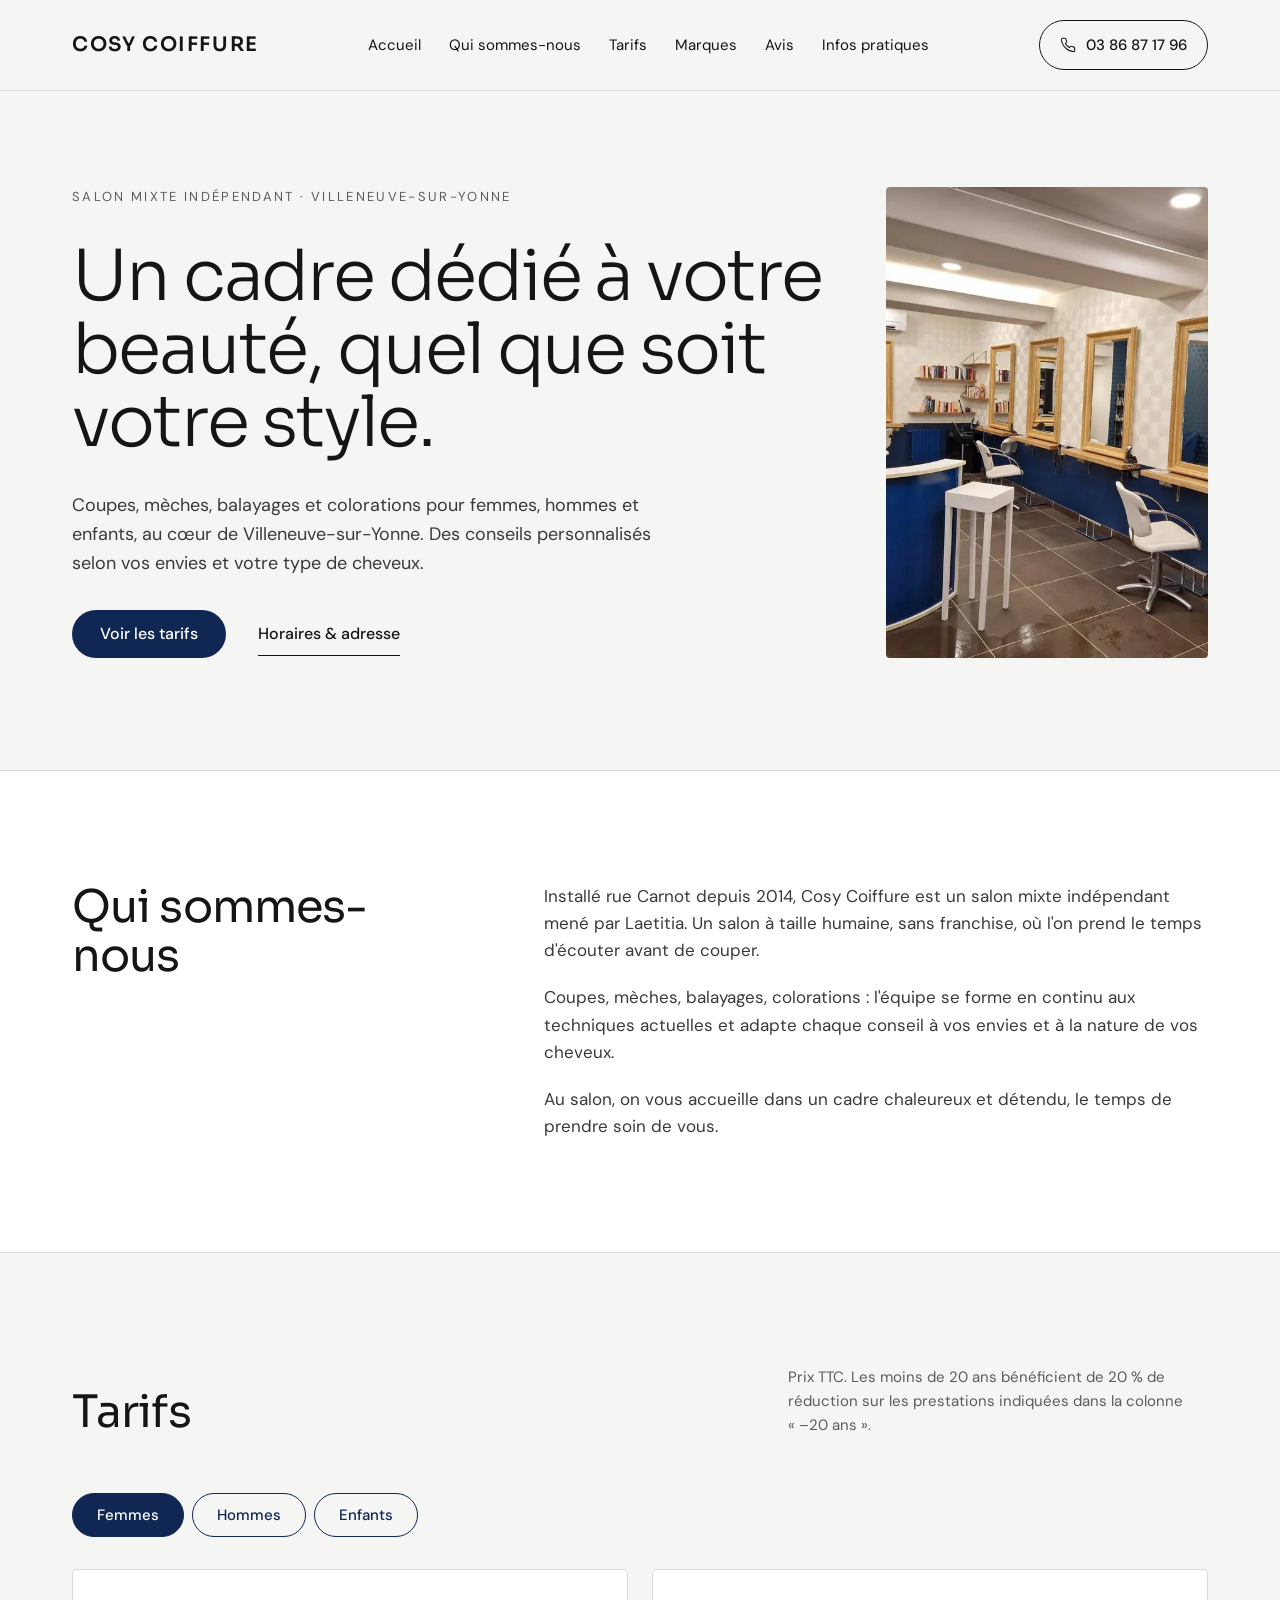
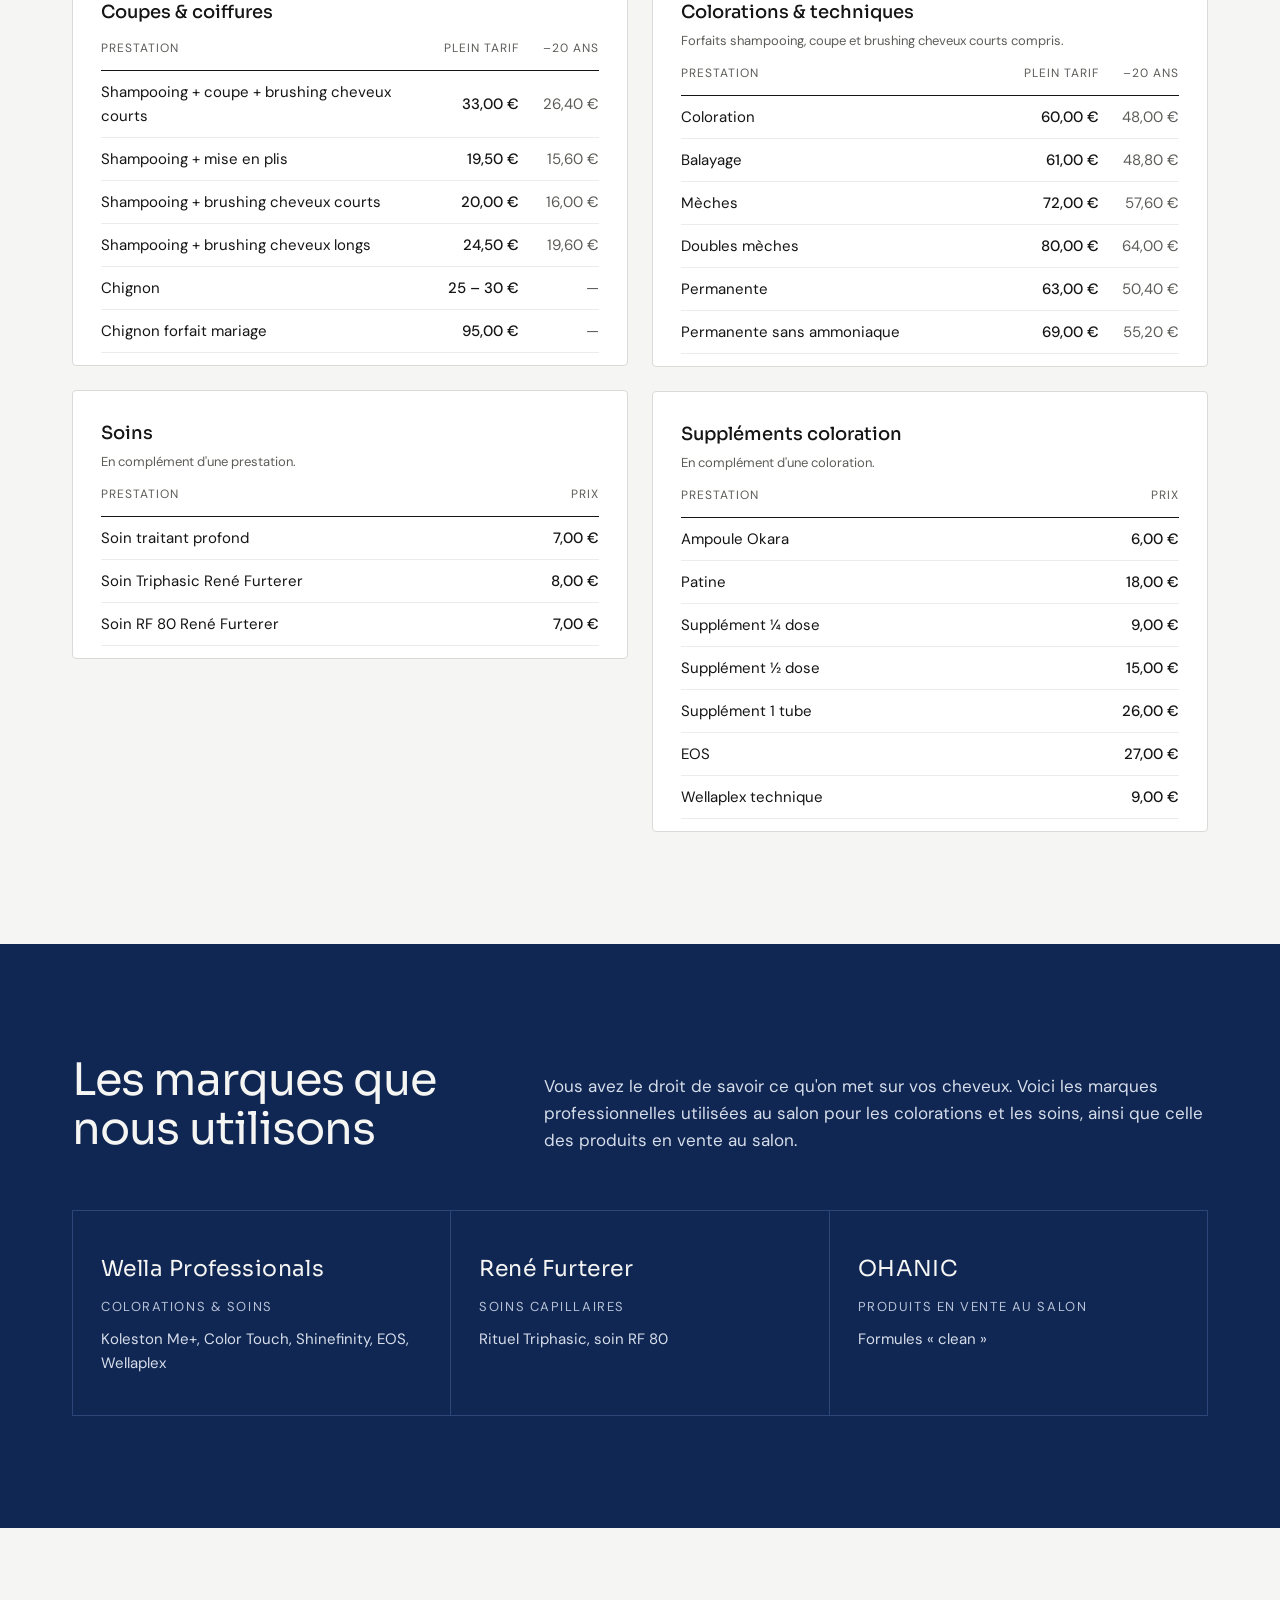
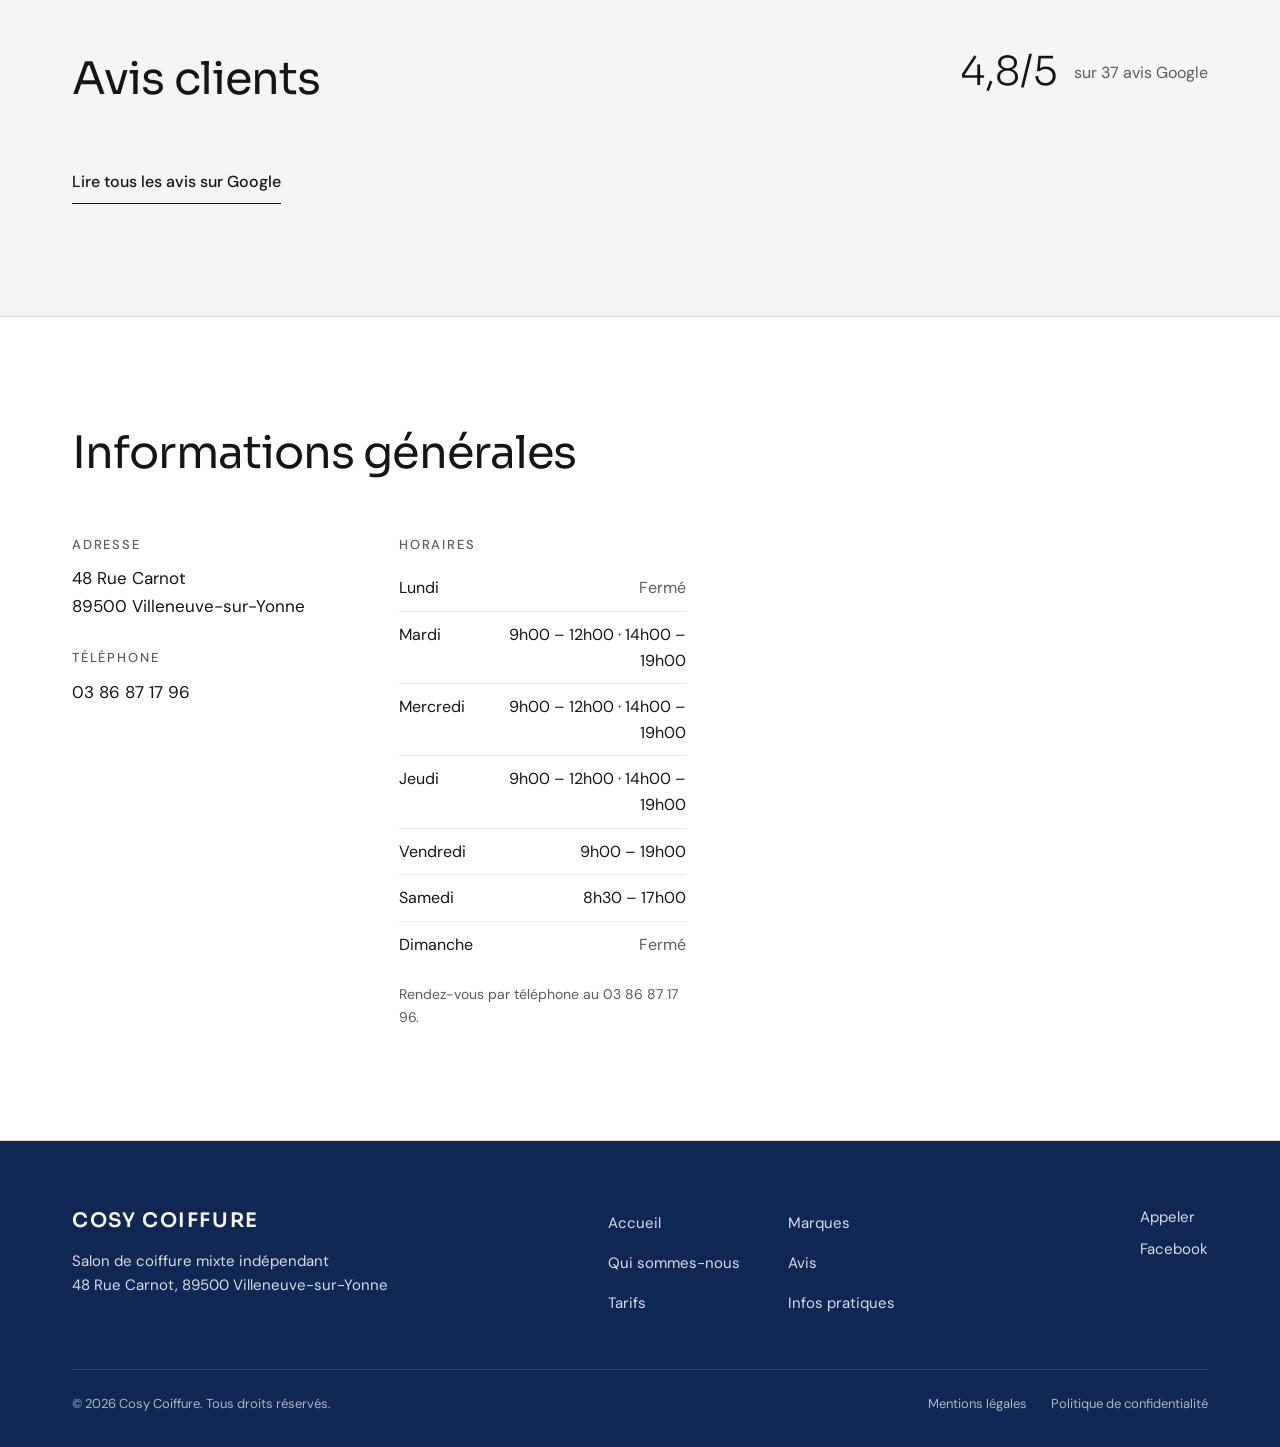
<file: index.html>
<!doctype html>
<html lang="fr">
<head>
  <meta charset="utf-8">
  <meta name="viewport" content="width=device-width, initial-scale=1">
  <title>Cosy Coiffure — Coiffeur mixte à Villeneuve-sur-Yonne (89)</title>
  <meta name="description" content="Salon de coiffure mixte au 48 Rue Carnot à Villeneuve-sur-Yonne. Coupes, colorations, mèches, balayages et soins pour femmes, hommes et enfants. Rendez-vous au 03 86 87 17 96.">

  <!-- Adresse du site : https://cosy-coiffure.fr (à modifier aussi dans robots.txt, sitemap.xml et les pages légales en cas de changement) -->
  <link rel="canonical" href="https://cosy-coiffure.fr/">

  <!-- Favicon -->
  <link rel="icon" href="favicon.svg" type="image/svg+xml">
  <link rel="icon" href="favicon-32.png" type="image/png" sizes="32x32">
  <link rel="apple-touch-icon" href="apple-touch-icon.png">
  <meta name="theme-color" content="#102753">

  <!-- Aperçu lors du partage (Facebook, WhatsApp, SMS…) -->
  <meta property="og:type" content="website">
  <meta property="og:locale" content="fr_FR">
  <meta property="og:site_name" content="Cosy Coiffure">
  <meta property="og:title" content="Cosy Coiffure — Coiffeur mixte à Villeneuve-sur-Yonne">
  <meta property="og:description" content="Coupes, colorations, mèches et soins pour femmes, hommes et enfants, au 48 Rue Carnot à Villeneuve-sur-Yonne.">
  <meta property="og:url" content="https://cosy-coiffure.fr/">
  <meta property="og:image" content="https://cosy-coiffure.fr/images/partage.jpg">
  <meta property="og:image:width" content="1200">
  <meta property="og:image:height" content="630">
  <meta property="og:image:alt" content="Intérieur du salon Cosy Coiffure">
  <meta name="twitter:card" content="summary_large_image">

  <!-- Données structurées pour Google (recherche locale) -->
  <script type="application/ld+json">
  {
    "@context": "https://schema.org",
    "@type": "HairSalon",
    "name": "Cosy Coiffure",
    "legalName": "DNL",
    "description": "Salon de coiffure mixte indépendant : coupes, colorations, mèches, balayages et soins pour femmes, hommes et enfants.",
    "url": "https://cosy-coiffure.fr/",
    "image": "https://cosy-coiffure.fr/images/salon.jpg",
    "logo": "https://cosy-coiffure.fr/apple-touch-icon.png",
    "telephone": "+33386871796",
    "priceRange": "€",
    "address": {
      "@type": "PostalAddress",
      "streetAddress": "48 Rue Carnot",
      "postalCode": "89500",
      "addressLocality": "Villeneuve-sur-Yonne",
      "addressRegion": "Bourgogne-Franche-Comté",
      "addressCountry": "FR"
    },
    "openingHoursSpecification": [
      { "@type": "OpeningHoursSpecification", "dayOfWeek": ["Tuesday", "Wednesday", "Thursday"], "opens": "09:00", "closes": "12:00" },
      { "@type": "OpeningHoursSpecification", "dayOfWeek": ["Tuesday", "Wednesday", "Thursday"], "opens": "14:00", "closes": "19:00" },
      { "@type": "OpeningHoursSpecification", "dayOfWeek": "Friday", "opens": "09:00", "closes": "19:00" },
      { "@type": "OpeningHoursSpecification", "dayOfWeek": "Saturday", "opens": "08:30", "closes": "17:00" }
    ],
    "sameAs": ["https://www.facebook.com/CosyCoiffure89500/"]
  }
  </script>

  <!-- Polices affichées au-dessus de la ligne de flottaison : chargées en priorité -->
  <link rel="preload" href="fonts/sora-latin-300-normal.woff2" as="font" type="font/woff2" crossorigin>
  <link rel="preload" href="fonts/dm-sans-latin-400-normal.woff2" as="font" type="font/woff2" crossorigin>
  <link rel="stylesheet" href="styles.css">
</head>
<body>

<!-- ================= HEADER ================= -->
<header class="header">
  <div class="container header__inner">
    <a href="#accueil" class="brand">Cosy Coiffure</a>

    <nav class="nav" id="nav" aria-label="Navigation principale">
      <a href="#accueil">Accueil</a>
      <a href="#salon">Qui sommes-nous</a>
      <a href="#tarifs">Tarifs</a>
      <a href="#marques">Marques</a>
      <a href="#avis">Avis</a>
      <a href="#infos">Infos pratiques</a>
    </nav>

    <div class="header__actions">
      <a href="tel:+33386871796" class="phone-btn" aria-label="Appeler le salon au 03 86 87 17 96">
        <svg width="16" height="16" viewBox="0 0 24 24" fill="none" stroke="currentColor" stroke-width="1.6" stroke-linecap="round" stroke-linejoin="round" aria-hidden="true"><path d="M22 16.9v3a2 2 0 0 1-2.2 2 19.8 19.8 0 0 1-8.6-3.1 19.5 19.5 0 0 1-6-6A19.8 19.8 0 0 1 2.1 4.2 2 2 0 0 1 4.1 2h3a2 2 0 0 1 2 1.7c.1.9.4 1.8.7 2.7a2 2 0 0 1-.5 2.1L8 9.8a16 16 0 0 0 6 6l1.3-1.3a2 2 0 0 1 2.1-.4c.9.3 1.8.6 2.7.7a2 2 0 0 1 1.7 2z"/></svg>
        <span>03 86 87 17 96</span>
      </a>
      <button type="button" class="icon-btn" id="menu-toggle" aria-label="Ouvrir le menu" aria-controls="nav" aria-expanded="false">
        <svg width="18" height="18" viewBox="0 0 24 24" fill="none" stroke="currentColor" stroke-width="1.6" stroke-linecap="round" aria-hidden="true"><path d="M4 7h16M4 12h16M4 17h16"/></svg>
      </button>
    </div>
  </div>
</header>

<main>

<!-- ================= ACCUEIL ================= -->
<section id="accueil" class="container hero">
  <div class="hero__text">
    <p class="eyebrow">Salon mixte indépendant · Villeneuve-sur-Yonne</p>
    <h1 class="hero__title">Un cadre dédié à votre beauté, quel que soit votre style.</h1>
    <p class="hero__lead">Coupes, mèches, balayages et colorations pour femmes, hommes et enfants, au cœur de Villeneuve-sur-Yonne. Des conseils personnalisés selon vos envies et votre type de cheveux.</p>
    <div class="hero__actions">
      <a href="#tarifs" class="btn">Voir les tarifs</a>
      <a href="#infos" class="link-underline">Horaires &amp; adresse</a>
    </div>
  </div>
  <figure class="hero__image">
    <picture>
      <source type="image/webp" srcset="images/salon-640.webp 640w, images/salon-1000.webp 1000w, images/salon-1400.webp 1400w" sizes="(min-width: 901px) 700px, 100vw">
      <img src="images/salon.jpg" width="2000" height="1500" fetchpriority="high" alt="Intérieur du salon Cosy Coiffure : comptoir d'accueil bleu, fauteuils blancs et miroirs dorés">
    </picture>
  </figure>
</section>

<!-- ================= QUI SOMMES-NOUS ================= -->
<section id="salon" class="section section--white">
  <div class="container split">
    <div class="split__head">
      <h2 class="title">Qui sommes-nous</h2>
    </div>
    <div class="split__body">
      <p>Installé rue Carnot depuis 2014, Cosy Coiffure est un salon mixte indépendant mené par Laetitia. Un salon à taille humaine, sans franchise, où l'on prend le temps d'écouter avant de couper.</p>
      <p>Coupes, mèches, balayages, colorations : l'équipe se forme en continu aux techniques actuelles et adapte chaque conseil à vos envies et à la nature de vos cheveux.</p>
      <p>Au salon, on vous accueille dans un cadre chaleureux et détendu, le temps de prendre soin de vous.</p>
    </div>
  </div>
</section>

<!-- ================= TARIFS ================= -->
<section id="tarifs" class="section">
  <div class="container">
    <div class="section-head">
      <h2 class="title">Tarifs</h2>
      <p class="muted">Prix TTC. Les moins de 20 ans bénéficient de 20&nbsp;% de réduction sur les prestations indiquées dans la colonne <span class="nowrap">«&nbsp;–20 ans&nbsp;»</span>.</p>
    </div>

    <div class="tabs" role="tablist" aria-label="Catégorie de tarifs">
      <button type="button" class="tab" role="tab" id="tab-femmes" aria-controls="panel-femmes" aria-selected="true">Femmes</button>
      <button type="button" class="tab" role="tab" id="tab-hommes" aria-controls="panel-hommes" aria-selected="false" tabindex="-1">Hommes</button>
      <button type="button" class="tab" role="tab" id="tab-enfants" aria-controls="panel-enfants" aria-selected="false" tabindex="-1">Enfants</button>
    </div>

    <!-- ----- Femmes ----- -->
    <div class="price-cols" role="tabpanel" id="panel-femmes" aria-labelledby="tab-femmes">
      <div class="price-col">
        <div class="price-card">
          <table class="price-table">
            <caption>Coupes &amp; coiffures</caption>
            <thead><tr><th scope="col">Prestation</th><th scope="col">Plein tarif</th><th scope="col">–20 ans</th></tr></thead>
            <tbody>
              <tr><th scope="row">Shampooing + coupe + brushing cheveux courts</th><td>33,00 €</td><td>26,40 €</td></tr>
              <tr><th scope="row">Shampooing + mise en plis</th><td>19,50 €</td><td>15,60 €</td></tr>
              <tr><th scope="row">Shampooing + brushing cheveux courts</th><td>20,00 €</td><td>16,00 €</td></tr>
              <tr><th scope="row">Shampooing + brushing cheveux longs</th><td>24,50 €</td><td>19,60 €</td></tr>
              <tr><th scope="row">Chignon</th><td>25 – 30 €</td><td class="na"><span aria-hidden="true">—</span><span class="sr-only">Pas de tarif réduit</span></td></tr>
              <tr><th scope="row">Chignon forfait mariage</th><td>95,00 €</td><td class="na"><span aria-hidden="true">—</span><span class="sr-only">Pas de tarif réduit</span></td></tr>
            </tbody>
          </table>
        </div>
        <div class="price-card">
          <table class="price-table">
            <caption>Soins <span class="note">En complément d'une prestation.</span></caption>
            <thead><tr><th scope="col">Prestation</th><th scope="col">Prix</th></tr></thead>
            <tbody>
              <tr><th scope="row">Soin traitant profond</th><td>7,00 €</td></tr>
              <tr><th scope="row">Soin Triphasic René Furterer</th><td>8,00 €</td></tr>
              <tr><th scope="row">Soin RF 80 René Furterer</th><td>7,00 €</td></tr>
            </tbody>
          </table>
        </div>
      </div>
      <div class="price-col">
        <div class="price-card">
          <table class="price-table">
            <caption>Colorations &amp; techniques <span class="note">Forfaits shampooing, coupe et brushing cheveux courts compris.</span></caption>
            <thead><tr><th scope="col">Prestation</th><th scope="col">Plein tarif</th><th scope="col">–20 ans</th></tr></thead>
            <tbody>
              <tr><th scope="row">Coloration</th><td>60,00 €</td><td>48,00 €</td></tr>
              <tr><th scope="row">Balayage</th><td>61,00 €</td><td>48,80 €</td></tr>
              <tr><th scope="row">Mèches</th><td>72,00 €</td><td>57,60 €</td></tr>
              <tr><th scope="row">Doubles mèches</th><td>80,00 €</td><td>64,00 €</td></tr>
              <tr><th scope="row">Permanente</th><td>63,00 €</td><td>50,40 €</td></tr>
              <tr><th scope="row">Permanente sans ammoniaque</th><td>69,00 €</td><td>55,20 €</td></tr>
            </tbody>
          </table>
        </div>
        <div class="price-card">
          <table class="price-table">
            <caption>Suppléments coloration <span class="note">En complément d'une coloration.</span></caption>
            <thead><tr><th scope="col">Prestation</th><th scope="col">Prix</th></tr></thead>
            <tbody>
              <tr><th scope="row">Ampoule Okara</th><td>6,00 €</td></tr>
              <tr><th scope="row">Patine</th><td>18,00 €</td></tr>
              <tr><th scope="row">Supplément ¼ dose</th><td>9,00 €</td></tr>
              <tr><th scope="row">Supplément ½ dose</th><td>15,00 €</td></tr>
              <tr><th scope="row">Supplément 1 tube</th><td>26,00 €</td></tr>
              <tr><th scope="row">EOS</th><td>27,00 €</td></tr>
              <tr><th scope="row">Wellaplex technique</th><td>9,00 €</td></tr>
            </tbody>
          </table>
        </div>
      </div>
    </div>

    <!-- ----- Hommes ----- -->
    <div class="price-cols" role="tabpanel" id="panel-hommes" aria-labelledby="tab-hommes" hidden>
      <div class="price-col">
        <div class="price-card">
          <table class="price-table">
            <caption>Coupes &amp; coiffures</caption>
            <thead><tr><th scope="col">Prestation</th><th scope="col">Plein tarif</th><th scope="col">–20 ans</th></tr></thead>
            <tbody>
              <tr><th scope="row">Shampooing + coupe + séchage</th><td>21,00 €</td><td>16,80 €</td></tr>
              <tr><th scope="row">Coupe</th><td>12,00 €</td><td>9,60 €</td></tr>
              <tr><th scope="row">Taille de barbe</th><td>6,00 €</td><td class="na"><span aria-hidden="true">—</span><span class="sr-only">Pas de tarif réduit</span></td></tr>
            </tbody>
          </table>
        </div>
        <div class="price-card">
          <table class="price-table">
            <caption>Soins <span class="note">En complément d'une prestation.</span></caption>
            <thead><tr><th scope="col">Prestation</th><th scope="col">Prix</th></tr></thead>
            <tbody>
              <tr><th scope="row">Soin</th><td>7,00 €</td></tr>
              <tr><th scope="row">Friction</th><td>4,00 €</td></tr>
            </tbody>
          </table>
        </div>
      </div>
      <div class="price-col">
        <div class="price-card">
          <table class="price-table">
            <caption>Colorations &amp; techniques <span class="note">Forfaits shampooing, coupe et séchage compris.</span></caption>
            <thead><tr><th scope="col">Prestation</th><th scope="col">Plein tarif</th><th scope="col">–20 ans</th></tr></thead>
            <tbody>
              <tr><th scope="row">Coloration</th><td>41,00 €</td><td>32,80 €</td></tr>
              <tr><th scope="row">Flash</th><td>41,00 €</td><td>32,80 €</td></tr>
              <tr><th scope="row">Permanente</th><td>41,00 €</td><td>32,80 €</td></tr>
            </tbody>
          </table>
        </div>
      </div>
    </div>

    <!-- ----- Enfants ----- -->
    <div class="price-cols price-cols--single" role="tabpanel" id="panel-enfants" aria-labelledby="tab-enfants" hidden>
      <div class="price-col">
        <div class="price-card">
          <table class="price-table">
            <caption>Forfaits enfants <span class="note">Au-delà, les moins de 20 ans profitent du tarif –20 ans indiqué dans les onglets Femmes et Hommes.</span></caption>
            <thead><tr><th scope="col">Prestation</th><th scope="col">Prix</th></tr></thead>
            <tbody>
              <tr><th scope="row">Fille –10 ans · shampooing + coupe + séchage</th><td>16,00 €</td></tr>
              <tr><th scope="row">Garçon –10 ans · shampooing + coupe + séchage</th><td>14,00 €</td></tr>
              <tr><th scope="row">Coupe bébé –4 ans</th><td>7,00 €</td></tr>
            </tbody>
          </table>
        </div>
      </div>
    </div>
  </div>
</section>

<!-- ================= MARQUES ================= -->
<section id="marques" class="section section--blue">
  <div class="container">
    <div class="split">
      <div class="split__head">
        <h2 class="title">Les marques que nous utilisons</h2>
      </div>
      <p class="brands-intro">Vous avez le droit de savoir ce qu'on met sur vos cheveux. Voici les marques professionnelles utilisées au salon pour les colorations et les soins, ainsi que celle des produits en vente au salon.</p>
    </div>
    <div class="brands">
      <div class="brand-card">
        <span class="brand-card__name">Wella Professionals</span>
        <span class="brand-card__type">Colorations &amp; soins</span>
        <span class="brand-card__products">Koleston Me+, Color Touch, Shinefinity, EOS, Wellaplex</span>
      </div>
      <div class="brand-card">
        <span class="brand-card__name">René Furterer</span>
        <span class="brand-card__type">Soins capillaires</span>
        <span class="brand-card__products">Rituel Triphasic, soin RF 80</span>
      </div>
      <div class="brand-card">
        <span class="brand-card__name">OHANIC</span>
        <span class="brand-card__type">Produits en vente au salon</span>
        <span class="brand-card__products">Formules «&nbsp;clean&nbsp;»</span>
      </div>
    </div>
  </div>
</section>

<!-- ================= AVIS ================= -->
<section id="avis" class="section">
  <div class="container">
    <div class="section-head">
      <h2 class="title">Avis clients</h2>
      <!-- Note et nombre d'avis à mettre à jour à la main depuis la fiche Google -->
      <div class="rating">
        <span class="rating__score">4,8/5</span>
        <span class="muted">sur 37 avis Google</span>
      </div>
    </div>
    <!-- Widget d'avis Shapo : chargé par script.js à l'approche de la section (performances mobiles) -->
    <div id="shapo-widget-ee447dfa7193e729e7a2"></div>
    <p class="reviews-link"><a class="link-underline" href="https://www.google.com/maps/search/?api=1&amp;query=Cosy+Coiffure+Villeneuve-sur-Yonne" target="_blank" rel="noopener">Lire tous les avis sur Google</a></p>
  </div>
</section>

<!-- ================= INFORMATIONS GÉNÉRALES ================= -->
<section id="infos" class="section section--white">
  <div class="container">
    <h2 class="title">Informations générales</h2>
    <div class="infos">
      <div class="infos__details">
        <div class="infos__group">
          <div>
            <h3>Adresse</h3>
            <p>48 Rue Carnot<br>89500 Villeneuve-sur-Yonne</p>
          </div>
          <div>
            <h3>Téléphone</h3>
            <p><a href="tel:+33386871796">03 86 87 17 96</a></p>
          </div>
        </div>
        <div>
          <h3>Horaires</h3>
          <dl class="hours">
            <dt>Lundi</dt><dd class="closed">Fermé</dd>
            <dt>Mardi</dt><dd>9h00 – 12h00 · 14h00 – 19h00</dd>
            <dt>Mercredi</dt><dd>9h00 – 12h00 · 14h00 – 19h00</dd>
            <dt>Jeudi</dt><dd>9h00 – 12h00 · 14h00 – 19h00</dd>
            <dt>Vendredi</dt><dd>9h00 – 19h00</dd>
            <dt>Samedi</dt><dd>8h30 – 17h00</dd>
            <dt>Dimanche</dt><dd class="closed">Fermé</dd>
          </dl>
          <p class="hours-note">Rendez-vous par téléphone au 03 86 87 17 96.</p>
        </div>
      </div>
      <div class="map">
        <iframe title="Carte : Cosy Coiffure, 48 Rue Carnot, Villeneuve-sur-Yonne" src="https://www.google.com/maps?q=48+Rue+Carnot,+89500+Villeneuve-sur-Yonne&amp;output=embed" loading="lazy" referrerpolicy="no-referrer-when-downgrade"></iframe>
      </div>
    </div>
  </div>
</section>

</main>

<!-- ================= FOOTER ================= -->
<footer class="footer">
  <div class="container footer__inner">
    <div class="footer__top">
      <div class="footer__brand">
        <span class="brand">Cosy Coiffure</span>
        <span>Salon de coiffure mixte indépendant<br>48 Rue Carnot, 89500 Villeneuve-sur-Yonne</span>
      </div>
      <nav class="footer__nav" aria-label="Navigation pied de page">
        <a href="#accueil">Accueil</a>
        <a href="#salon">Qui sommes-nous</a>
        <a href="#tarifs">Tarifs</a>
        <a href="#marques">Marques</a>
        <a href="#avis">Avis</a>
        <a href="#infos">Infos pratiques</a>
      </nav>
      <div class="footer__contact">
        <a href="tel:+33386871796" aria-label="Appeler le salon au 03 86 87 17 96">Appeler</a>
        <a href="https://www.facebook.com/CosyCoiffure89500/" target="_blank" rel="noopener">Facebook</a>
      </div>
    </div>
    <div class="footer__bottom">
      <span>© 2026 Cosy Coiffure. Tous droits réservés.</span>
      <div class="footer__legal">
        <a href="mentions-legales.html">Mentions légales</a>
        <a href="confidentialite.html">Politique de confidentialité</a>
      </div>
    </div>
  </div>
</footer>

<script src="script.js"></script>
</body>
</html>
</file>
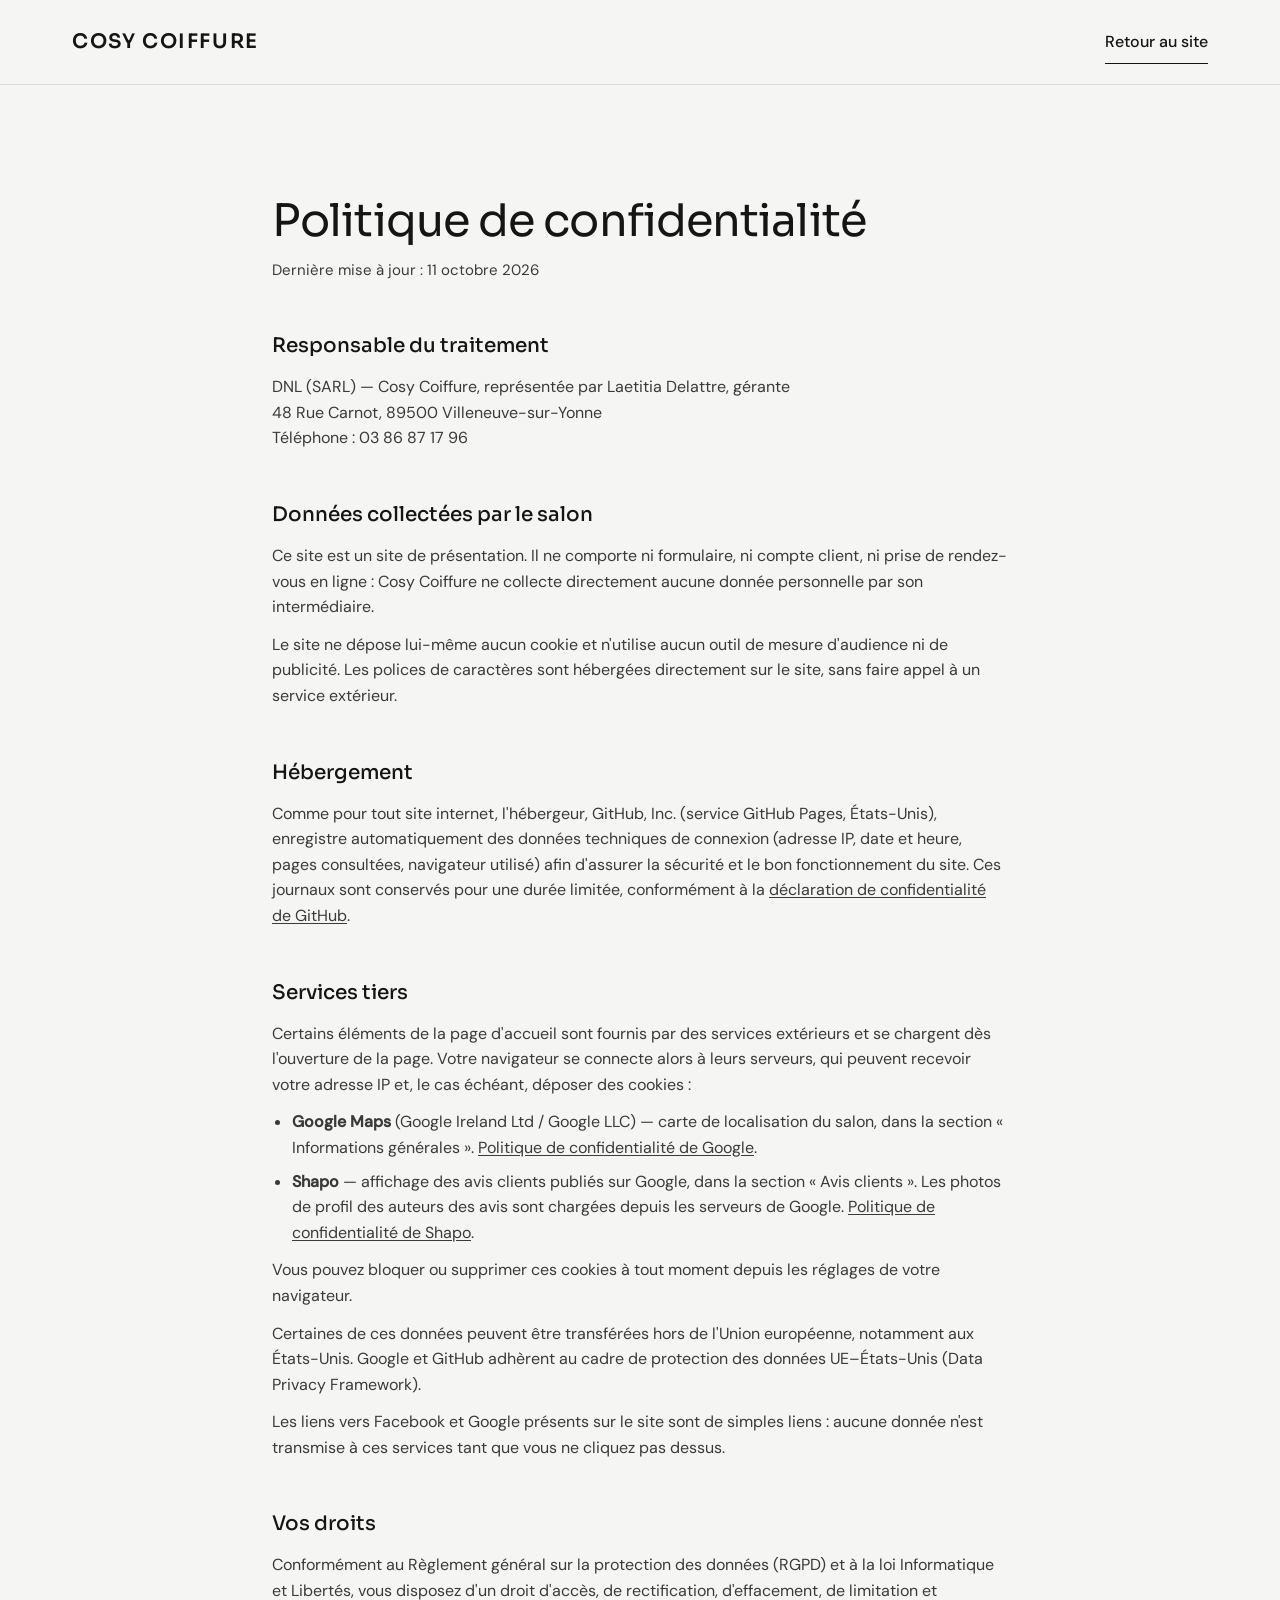
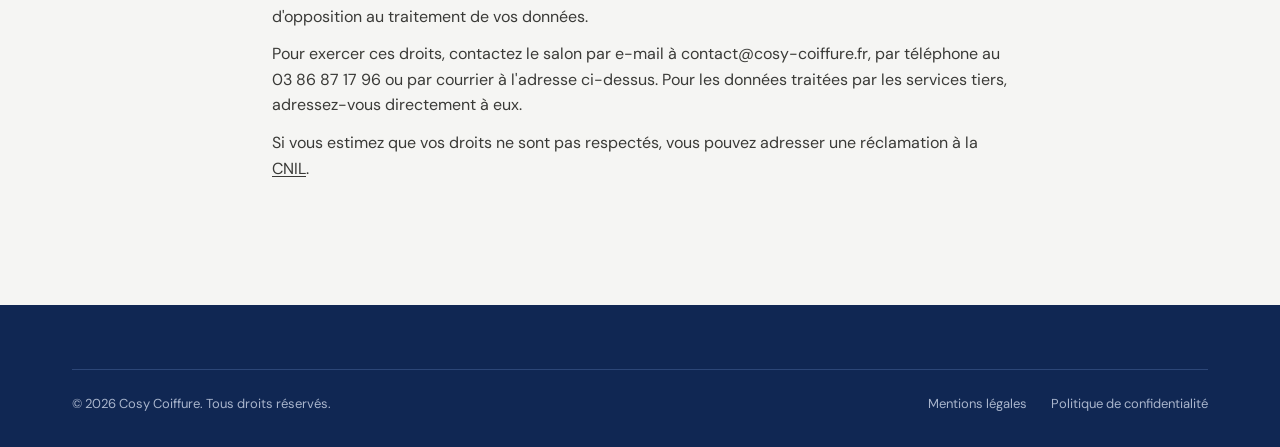
<file: confidentialite.html>
<!doctype html>
<html lang="fr">
<head>
  <meta charset="utf-8">
  <meta name="viewport" content="width=device-width, initial-scale=1">
  <title>Politique de confidentialité — Cosy Coiffure</title>
  <meta name="description" content="Politique de confidentialité du site de Cosy Coiffure, salon de coiffure mixte à Villeneuve-sur-Yonne.">
  <link rel="canonical" href="https://cosy-coiffure.fr/confidentialite.html">
  <link rel="icon" href="favicon.svg" type="image/svg+xml">
  <link rel="icon" href="favicon-32.png" type="image/png" sizes="32x32">
  <link rel="apple-touch-icon" href="apple-touch-icon.png">
  <link rel="stylesheet" href="styles.css">
</head>
<body>

<!-- ================= HEADER ================= -->
<header class="header">
  <div class="container header__inner">
    <a href="index.html" class="brand">Cosy Coiffure</a>
    <div class="header__actions">
      <a href="index.html" class="link-underline">Retour au site</a>
    </div>
  </div>
</header>

<main class="section">
  <!-- Mettre à jour « Hébergement » et « Services tiers » si on change d'hébergeur ou si on ajoute ou retire un service externe -->
  <article class="container legal">
    <h1 class="title">Politique de confidentialité</h1>
    <p class="muted">Dernière mise à jour : 11 octobre 2026</p>

    <h2>Responsable du traitement</h2>
    <p>
      DNL (SARL) — Cosy Coiffure, représentée par Laetitia Delattre, gérante<br>
      48 Rue Carnot, 89500 Villeneuve-sur-Yonne<br>
      Téléphone : <a href="tel:+33386871796">03 86 87 17 96</a>
    </p>

    <h2>Données collectées par le salon</h2>
    <p>Ce site est un site de présentation. Il ne comporte ni formulaire, ni compte client, ni prise de rendez-vous en ligne : Cosy Coiffure ne collecte directement aucune donnée personnelle par son intermédiaire.</p>
    <p>Le site ne dépose lui-même aucun cookie et n'utilise aucun outil de mesure d'audience ni de publicité. Les polices de caractères sont hébergées directement sur le site, sans faire appel à un service extérieur.</p>

    <h2>Hébergement</h2>
    <p>Comme pour tout site internet, l'hébergeur, GitHub, Inc. (service GitHub Pages, États-Unis), enregistre automatiquement des données techniques de connexion (adresse IP, date et heure, pages consultées, navigateur utilisé) afin d'assurer la sécurité et le bon fonctionnement du site. Ces journaux sont conservés pour une durée limitée, conformément à la <a class="link-inline" href="https://docs.github.com/fr/site-policy/privacy-policies/github-general-privacy-statement" target="_blank" rel="noopener">déclaration de confidentialité de GitHub</a>.</p>

    <h2>Services tiers</h2>
    <p>Certains éléments de la page d'accueil sont fournis par des services extérieurs et se chargent dès l'ouverture de la page. Votre navigateur se connecte alors à leurs serveurs, qui peuvent recevoir votre adresse IP et, le cas échéant, déposer des cookies :</p>
    <ul>
      <li><strong>Google Maps</strong> (Google Ireland Ltd / Google LLC) — carte de localisation du salon, dans la section « Informations générales ». <a class="link-inline" href="https://policies.google.com/privacy?hl=fr" target="_blank" rel="noopener">Politique de confidentialité de Google</a>.</li>
      <li><strong>Shapo</strong> — affichage des avis clients publiés sur Google, dans la section « Avis clients ». Les photos de profil des auteurs des avis sont chargées depuis les serveurs de Google. <a class="link-inline" href="https://shapo.io/privacy" target="_blank" rel="noopener">Politique de confidentialité de Shapo</a>.</li>
    </ul>
    <p>Vous pouvez bloquer ou supprimer ces cookies à tout moment depuis les réglages de votre navigateur.</p>
    <p>Certaines de ces données peuvent être transférées hors de l'Union européenne, notamment aux États-Unis. Google et GitHub adhèrent au cadre de protection des données UE–États-Unis (Data Privacy Framework).</p>
    <p>Les liens vers Facebook et Google présents sur le site sont de simples liens : aucune donnée n'est transmise à ces services tant que vous ne cliquez pas dessus.</p>

    <h2>Vos droits</h2>
    <p>Conformément au Règlement général sur la protection des données (RGPD) et à la loi Informatique et Libertés, vous disposez d'un droit d'accès, de rectification, d'effacement, de limitation et d'opposition au traitement de vos données.</p>
    <p>Pour exercer ces droits, contactez le salon par e-mail à <a href="mailto:contact@cosy-coiffure.fr">contact@cosy-coiffure.fr</a>, par téléphone au <a href="tel:+33386871796">03 86 87 17 96</a> ou par courrier à l'adresse ci-dessus. Pour les données traitées par les services tiers, adressez-vous directement à eux.</p>
    <p>Si vous estimez que vos droits ne sont pas respectés, vous pouvez adresser une réclamation à la <a class="link-inline" href="https://www.cnil.fr/fr/plaintes" target="_blank" rel="noopener">CNIL</a>.</p>
  </article>
</main>

<!-- ================= FOOTER ================= -->
<footer class="footer">
  <div class="container footer__inner">
    <div class="footer__bottom">
      <span>© 2026 Cosy Coiffure. Tous droits réservés.</span>
      <div class="footer__legal">
        <a href="mentions-legales.html">Mentions légales</a>
        <a href="confidentialite.html" aria-current="page">Politique de confidentialité</a>
      </div>
    </div>
  </div>
</footer>

</body>
</html>
</file>
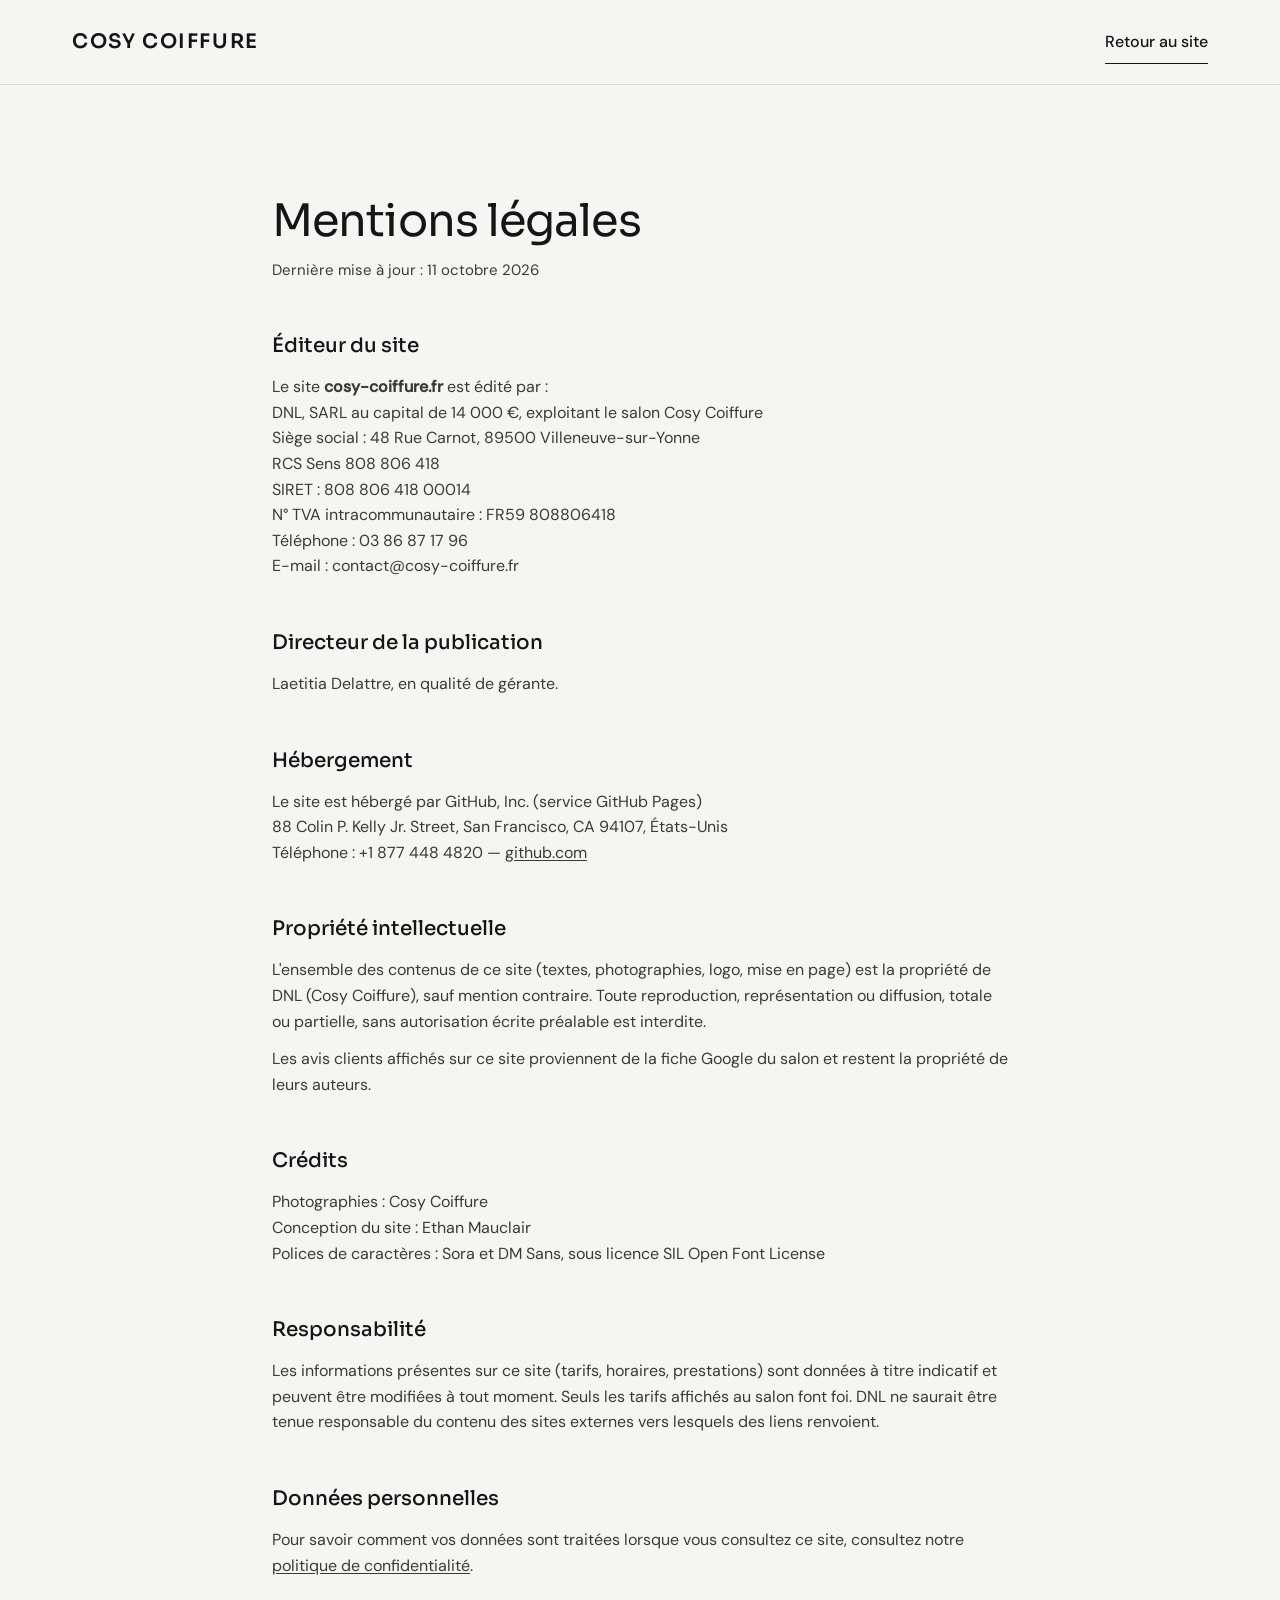
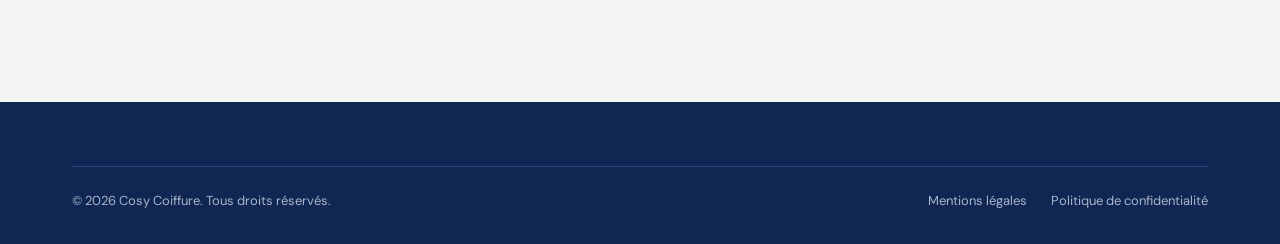
<file: mentions-legales.html>
<!doctype html>
<html lang="fr">
<head>
  <meta charset="utf-8">
  <meta name="viewport" content="width=device-width, initial-scale=1">
  <title>Mentions légales — Cosy Coiffure</title>
  <meta name="description" content="Mentions légales du site de Cosy Coiffure, salon de coiffure mixte à Villeneuve-sur-Yonne.">
  <link rel="canonical" href="https://cosy-coiffure.fr/mentions-legales.html">
  <link rel="icon" href="favicon.svg" type="image/svg+xml">
  <link rel="icon" href="favicon-32.png" type="image/png" sizes="32x32">
  <link rel="apple-touch-icon" href="apple-touch-icon.png">
  <link rel="stylesheet" href="styles.css">
</head>
<body>

<!-- ================= HEADER ================= -->
<header class="header">
  <div class="container header__inner">
    <a href="index.html" class="brand">Cosy Coiffure</a>
    <div class="header__actions">
      <a href="index.html" class="link-underline">Retour au site</a>
    </div>
  </div>
</header>

<main class="section">
  <article class="container legal">
    <h1 class="title">Mentions légales</h1>
    <p class="muted">Dernière mise à jour : 11 octobre 2026</p>

    <h2>Éditeur du site</h2>
    <p>
      Le site <strong>cosy-coiffure.fr</strong> est édité par :<br>
      DNL, SARL au capital de 14 000 €, exploitant le salon Cosy Coiffure<br>
      Siège social : 48 Rue Carnot, 89500 Villeneuve-sur-Yonne<br>
      RCS Sens 808 806 418<br>
      SIRET : 808 806 418 00014<br>
      N° TVA intracommunautaire : FR59 808806418<br>
      Téléphone : <a href="tel:+33386871796">03 86 87 17 96</a><br>
      E-mail : <a href="mailto:contact@cosy-coiffure.fr">contact@cosy-coiffure.fr</a>
    </p>

    <h2>Directeur de la publication</h2>
    <p>Laetitia Delattre, en qualité de gérante.</p>

    <h2>Hébergement</h2>
    <p>
      Le site est hébergé par GitHub, Inc. (service GitHub Pages)<br>
      88 Colin P. Kelly Jr. Street, San Francisco, CA 94107, États-Unis<br>
      Téléphone : +1 877 448 4820 — <a class="link-inline" href="https://github.com" target="_blank" rel="noopener">github.com</a>
    </p>

    <h2>Propriété intellectuelle</h2>
    <p>L'ensemble des contenus de ce site (textes, photographies, logo, mise en page) est la propriété de DNL (Cosy Coiffure), sauf mention contraire. Toute reproduction, représentation ou diffusion, totale ou partielle, sans autorisation écrite préalable est interdite.</p>
    <p>Les avis clients affichés sur ce site proviennent de la fiche Google du salon et restent la propriété de leurs auteurs.</p>

    <h2>Crédits</h2>
    <p>
      Photographies : Cosy Coiffure<br>
      Conception du site : Ethan Mauclair<br>
      Polices de caractères : Sora et DM Sans, sous licence SIL Open Font License
    </p>

    <h2>Responsabilité</h2>
    <p>Les informations présentes sur ce site (tarifs, horaires, prestations) sont données à titre indicatif et peuvent être modifiées à tout moment. Seuls les tarifs affichés au salon font foi. DNL ne saurait être tenue responsable du contenu des sites externes vers lesquels des liens renvoient.</p>

    <h2>Données personnelles</h2>
    <p>Pour savoir comment vos données sont traitées lorsque vous consultez ce site, consultez notre <a class="link-inline" href="confidentialite.html">politique de confidentialité</a>.</p>
  </article>
</main>

<!-- ================= FOOTER ================= -->
<footer class="footer">
  <div class="container footer__inner">
    <div class="footer__bottom">
      <span>© 2026 Cosy Coiffure. Tous droits réservés.</span>
      <div class="footer__legal">
        <a href="mentions-legales.html" aria-current="page">Mentions légales</a>
        <a href="confidentialite.html">Politique de confidentialité</a>
      </div>
    </div>
  </div>
</footer>

</body>
</html>
</file>
<file: styles.css>
/* ==========================================================
   Cosy Coiffure — feuille de styles
   ========================================================== */

/* Polices hébergées localement (Fontsource, sous-ensemble latin) */
@font-face { font-family: 'Sora'; font-style: normal; font-weight: 300; font-display: swap; src: url('fonts/sora-latin-300-normal.woff2') format('woff2'); }
@font-face { font-family: 'Sora'; font-style: normal; font-weight: 400; font-display: swap; src: url('fonts/sora-latin-400-normal.woff2') format('woff2'); }
@font-face { font-family: 'Sora'; font-style: normal; font-weight: 500; font-display: swap; src: url('fonts/sora-latin-500-normal.woff2') format('woff2'); }
@font-face { font-family: 'Sora'; font-style: normal; font-weight: 600; font-display: swap; src: url('fonts/sora-latin-600-normal.woff2') format('woff2'); }
@font-face { font-family: 'DM Sans'; font-style: normal; font-weight: 400; font-display: swap; src: url('fonts/dm-sans-latin-400-normal.woff2') format('woff2'); }
@font-face { font-family: 'DM Sans'; font-style: normal; font-weight: 500; font-display: swap; src: url('fonts/dm-sans-latin-500-normal.woff2') format('woff2'); }

:root {
  --bg: #F5F5F3;
  --surface: #FFFFFF;
  --ink: #151515;
  --ink-soft: #3A3A37;
  --muted: #5C5C58;
  --line: #DADAD6;
  --line-soft: #ECECE8;

  --blue: #102753;
  --blue-line: #2C4677;
  --on-blue: #F5F5F3;
  --on-blue-soft: #D6DDEA;
  --on-blue-muted: #B8C2D6;
  --on-blue-faint: #A9B5CC;


  --font-display: 'Sora', sans-serif;
  --font-body: 'DM Sans', system-ui, sans-serif;

  --container: 1200px;
  --gutter: 20px;
  --section-pad: 64px;
  --radius: 4px;
}

*, *::before, *::after { box-sizing: border-box; }

[hidden] { display: none !important; }

html { scroll-padding-top: 80px; -webkit-text-size-adjust: 100%; text-size-adjust: 100%; }
@media (prefers-reduced-motion: no-preference) { html { scroll-behavior: smooth; } }

body {
  margin: 0;
  background: var(--bg);
  color: var(--ink);
  font-family: var(--font-body);
  font-size: 1rem;
  line-height: 1.6;
  -webkit-font-smoothing: antialiased;
}

a { color: inherit; text-decoration: none; }
a:hover { color: var(--muted); }
img { max-width: 100%; height: auto; display: block; }

:focus-visible { outline: 2px solid var(--blue); outline-offset: 3px; }
.section--blue :focus-visible, .footer :focus-visible { outline-color: var(--on-blue); }

.sr-only {
  position: absolute; width: 1px; height: 1px; padding: 0; margin: -1px;
  overflow: hidden; clip: rect(0, 0, 0, 0); white-space: nowrap; border: 0;
}

.container {
  max-width: var(--container);
  margin: 0 auto;
  padding: 0 var(--gutter);
}

.section { padding: var(--section-pad) 0; }
.section--white { background: var(--surface); border-top: 1px solid var(--line); border-bottom: 1px solid var(--line); }
.section--blue { background: var(--blue); color: var(--on-blue); }

h1, h2, h3 { margin: 0; }

.title {
  font-family: var(--font-display);
  font-weight: 400;
  font-size: clamp(2rem, 3.5vw, 3rem);
  line-height: 1.1;
  letter-spacing: -0.02em;
}

.eyebrow {
  margin: 0;
  font-size: 0.8125rem;
  letter-spacing: 0.18em;
  text-transform: uppercase;
  color: var(--muted);
}

.muted { color: var(--muted); }
.nowrap { white-space: nowrap; }

.btn {
  display: inline-flex;
  align-items: center;
  min-height: 48px;
  padding: 0 28px;
  border-radius: 999px;
  background: var(--blue);
  color: #FFFFFF;
  font-weight: 500;
}
.btn:hover { color: #FFFFFF; opacity: 0.9; }

.link-underline {
  display: inline-flex;
  align-items: center;
  min-height: 44px;
  border-bottom: 1px solid currentColor;
  font-weight: 500;
}

/* ---------- Header ---------- */

.header {
  position: sticky;
  top: 0;
  z-index: 10;
  background: rgba(245, 245, 243, 0.94);
  backdrop-filter: blur(6px);
  border-bottom: 1px solid var(--line);
}

.header__inner {
  display: flex;
  align-items: center;
  justify-content: space-between;
  flex-wrap: wrap;
  gap: 16px 40px;
  padding-top: 12px;
  padding-bottom: 12px;
}

.brand {
  font-family: var(--font-display);
  font-size: 1.0625rem;
  font-weight: 600;
  letter-spacing: 0.08em;
  text-transform: uppercase;
}

.nav {
  display: none;
  order: 3;
  width: 100%;
  flex-direction: column;
  font-size: 1rem;
}
.nav.is-open { display: flex; }
.nav a { padding: 12px 0; border-top: 1px solid var(--line); }

.header__actions { display: flex; align-items: center; gap: 8px; }

.phone-btn {
  display: inline-flex;
  align-items: center;
  justify-content: center;
  gap: 10px;
  min-width: 44px;
  min-height: 44px;
  padding: 0;
  border: 1px solid var(--ink);
  border-radius: 999px;
  font-weight: 500;
  font-size: 0.9375rem;
}
.phone-btn span { display: none; }

.icon-btn {
  display: inline-flex;
  width: 44px;
  height: 44px;
  align-items: center;
  justify-content: center;
  border: 1px solid var(--ink);
  border-radius: 999px;
  background: transparent;
  color: var(--ink);
  cursor: pointer;
  padding: 0;
}

/* ---------- Accueil ---------- */

.hero {
  display: flex;
  flex-wrap: wrap;
  gap: 24px;
  align-items: stretch;
  padding-top: 48px;
  padding-bottom: var(--section-pad);
}

.hero__text {
  flex: 3 1 520px;
  min-width: 0;
  display: flex;
  flex-direction: column;
  justify-content: center;
  gap: 24px;
}

.hero__title {
  font-family: var(--font-display);
  font-weight: 300;
  font-size: clamp(2.375rem, 5.5vw, 4.75rem);
  line-height: 1.04;
  letter-spacing: -0.03em;
}

.hero__lead { margin: 0; max-width: 620px; font-size: 1.0625rem; color: var(--ink-soft); }

.hero__actions { display: flex; flex-wrap: wrap; gap: 12px 32px; align-items: center; }

.hero__image { position: relative; flex: 1 1 100%; min-width: 0; margin: 0; min-height: 280px; }
.hero__image img { position: absolute; inset: 0; width: 100%; height: 100%; object-fit: cover; border-radius: var(--radius); }

/* ---------- Qui sommes-nous ---------- */

.split { display: flex; flex-wrap: wrap; gap: 32px 80px; }
.split__head { flex: 1 1 300px; min-width: 0; }
.split__body {
  flex: 2 1 480px;
  min-width: 0;
  display: flex;
  flex-direction: column;
  gap: 20px;
  font-size: 1.0625rem;
  color: var(--ink-soft);
}
.split__body p { margin: 0; }

/* ---------- Tarifs ---------- */

.section-head {
  display: flex;
  flex-wrap: wrap;
  justify-content: space-between;
  align-items: flex-end;
  gap: 16px 48px;
  margin-bottom: 24px;
}
.section-head p { margin: 0; max-width: 420px; font-size: 0.9375rem; }

.tabs { display: flex; gap: 8px; margin-bottom: 32px; }

.tab {
  flex: 1 1 0;
  min-height: 44px;
  padding: 0 8px;
  border-radius: 999px;
  border: 1px solid var(--blue);
  background: transparent;
  color: var(--blue);
  font-family: var(--font-body);
  font-size: 0.9375rem;
  font-weight: 500;
  cursor: pointer;
}
.tab[aria-selected="true"] { background: var(--blue); color: #FFFFFF; }

.price-cols { display: flex; flex-wrap: wrap; gap: 16px; align-items: flex-start; }
.price-col { flex: 1 1 100%; min-width: 0; display: flex; flex-direction: column; gap: 16px; }
.price-cols--single .price-col { flex: 0 1 560px; }

.price-card {
  background: var(--surface);
  border: 1px solid var(--line);
  border-radius: var(--radius);
  padding: 20px 16px 8px;
}

.price-table { width: 100%; border-collapse: collapse; font-size: 0.875rem; }
.price-table caption {
  text-align: left;
  font-family: var(--font-display);
  font-weight: 500;
  font-size: 1rem;
  padding-bottom: 4px;
}
.price-table .note { display: block; font-family: var(--font-body); font-weight: 400; font-size: 0.8125rem; color: var(--muted); margin-top: 4px; }
.price-table th[scope="col"] {
  font-size: 0.6875rem;
  font-weight: 400;
  letter-spacing: 0.08em;
  text-transform: uppercase;
  color: var(--muted);
  text-align: right;
  padding: 8px 0 12px 8px;
  border-bottom: 1px solid var(--ink);
  white-space: nowrap;
}
.price-table th[scope="col"]:first-child { text-align: left; padding-left: 0; }
.price-table th[scope="row"], .price-table td {
  padding: 9px 0;
  border-bottom: 1px solid var(--line-soft);
  font-weight: 400;
  text-align: left;
}
.price-table td { text-align: right; white-space: nowrap; padding-left: 8px; width: 64px; }
.price-table td:nth-child(2) { font-weight: 500; }
.price-table td:nth-child(3), .price-table td.na { color: var(--muted); }

/* ---------- Marques ---------- */

.brands-intro { flex: 2 1 480px; min-width: 0; margin: 0; font-size: 1.0625rem; color: var(--on-blue-soft); align-self: flex-end; }

.brands {
  display: grid;
  grid-template-columns: repeat(auto-fit, minmax(260px, 1fr));
  border-top: 1px solid var(--blue-line);
  border-left: 1px solid var(--blue-line);
  margin-top: 32px;
}
.brand-card {
  border-right: 1px solid var(--blue-line);
  border-bottom: 1px solid var(--blue-line);
  padding: 24px 20px;
  display: flex;
  flex-direction: column;
  gap: 10px;
}
.brand-card__name { font-family: var(--font-display); font-size: 1.375rem; letter-spacing: 0.02em; }
.brand-card__type { font-size: 0.8125rem; letter-spacing: 0.12em; text-transform: uppercase; color: var(--on-blue-muted); }
.brand-card__products { font-size: 0.9375rem; color: var(--on-blue-soft); }

/* ---------- Avis ---------- */

.rating { display: flex; align-items: center; gap: 16px; }
.rating__score { font-family: var(--font-display); font-size: 2.25rem; font-weight: 300; }

.reviews-link { margin: 32px 0 0; }

/* ---------- Infos ---------- */

.infos { display: flex; flex-wrap: wrap; gap: 32px; margin-top: 32px; }
.infos__details {
  flex: 1 1 520px;
  min-width: 0;
  display: grid;
  grid-template-columns: repeat(auto-fit, minmax(220px, 1fr));
  gap: 28px;
}
.infos__group { display: flex; flex-direction: column; gap: 28px; }
.infos h3 {
  margin: 0 0 10px;
  font-size: 0.8125rem;
  letter-spacing: 0.14em;
  text-transform: uppercase;
  color: var(--muted);
  font-weight: 500;
}
.infos p { margin: 0; font-size: 1.0625rem; }

.hours { margin: 0; display: grid; grid-template-columns: auto 1fr; font-size: 1rem; }
.hours dt, .hours dd { padding: 10px 0; border-bottom: 1px solid var(--line-soft); }
.hours dd { margin: 0; text-align: right; }
.hours dt:last-of-type, .hours dd:last-of-type { border-bottom: 0; }
.hours .closed { color: var(--muted); }
.hours-note { margin-top: 16px !important; font-size: 0.875rem !important; color: var(--muted); }

.map { flex: 1 1 380px; min-width: 0; min-height: 280px; display: flex; flex-direction: column; gap: 12px; }
.map iframe { flex: 1; width: 100%; min-height: 280px; border: 0; border-radius: var(--radius); }

/* ---------- Pages légales ---------- */

.legal { max-width: 800px; }
.legal .title { margin-bottom: 12px; }
.legal > .muted { margin: 0 0 24px; font-size: 0.9375rem; }
.legal h2 {
  margin: 48px 0 12px;
  font-family: var(--font-display);
  font-weight: 500;
  font-size: 1.25rem;
}
.legal p, .legal ul { margin: 0 0 12px; color: var(--ink-soft); }
.legal ul { padding-left: 20px; }
.legal li { margin-bottom: 8px; }
.link-inline { text-decoration: underline; text-underline-offset: 2px; }

/* ---------- Footer ---------- */

.footer { background: var(--blue); color: var(--on-blue-soft); }
.footer__inner { padding-top: 48px; padding-bottom: 24px; display: flex; flex-direction: column; gap: 32px; }
.footer__top { display: flex; flex-wrap: wrap; justify-content: space-between; gap: 32px 64px; }
.footer__brand { display: flex; flex-direction: column; gap: 12px; font-size: 0.9375rem; }
.footer__brand .brand { color: var(--on-blue); }
.footer a { color: var(--on-blue-soft); }
.footer a:hover { color: #FFFFFF; }
.footer__nav { display: grid; grid-template-columns: repeat(2, minmax(0, 1fr)); grid-template-rows: repeat(3, auto); grid-auto-flow: column; gap: 4px 48px; font-size: 0.9375rem; }
.footer__nav a { padding: 6px 0; }
.footer__contact { display: flex; flex-direction: column; gap: 8px; font-size: 0.9375rem; }
.footer__bottom {
  display: flex;
  flex-wrap: wrap;
  justify-content: space-between;
  gap: 12px 32px;
  padding-top: 24px;
  border-top: 1px solid var(--blue-line);
  font-size: 0.8125rem;
  color: var(--on-blue-faint);
}
.footer__bottom a { color: var(--on-blue-faint); }
.footer__legal { display: flex; flex-wrap: wrap; gap: 8px 24px; }

/* ==========================================================
   Tablette et ordinateur (styles de base = mobile)
   ========================================================== */

@media (min-width: 901px) {
  :root { --gutter: 32px; --section-pad: 112px; }

  html { scroll-padding-top: 96px; }

  .header__inner { flex-wrap: nowrap; padding-top: 20px; padding-bottom: 20px; }
  .brand { font-size: 1.25rem; }
  .icon-btn { display: none; }
  .phone-btn { padding: 12px 20px; }
  .phone-btn span { display: inline; }

  .nav {
    display: flex;
    order: 0;
    width: auto;
    flex-direction: row;
    flex-wrap: wrap;
    gap: 4px 28px;
    font-size: 0.9375rem;
  }
  .nav a { padding: 10px 0; border-top: 0; }

  .hero { padding-top: 96px; gap: 48px; }
  .hero__text { gap: 32px; }
  .hero__lead { font-size: 1.125rem; }
  .hero__image { flex-basis: 240px; min-height: 440px; }

  .section-head { margin-bottom: 56px; }

  .tab { flex: 0 1 auto; padding: 0 24px; }

  .price-cols { gap: 24px; }
  .price-col { flex-basis: 440px; gap: 24px; }
  .price-card { padding: 28px 28px 12px; }
  .price-table { font-size: 0.9375rem; }
  .price-table caption { font-size: 1.125rem; }
  .price-table th[scope="col"] { font-size: 0.75rem; padding-left: 12px; }
  .price-table td { width: 80px; padding-left: 12px; }

  .brands { margin-top: 56px; }
  .brand-card { padding: 40px 28px; }

  .rating__score { font-size: 2.5rem; }

  .infos { margin-top: 56px; gap: 48px; }
  .infos__details { gap: 40px; }
  .map { min-height: 420px; }
  .map iframe { min-height: 380px; }

  .footer__inner { padding-top: 64px; padding-bottom: 32px; gap: 48px; }
}
</file>
